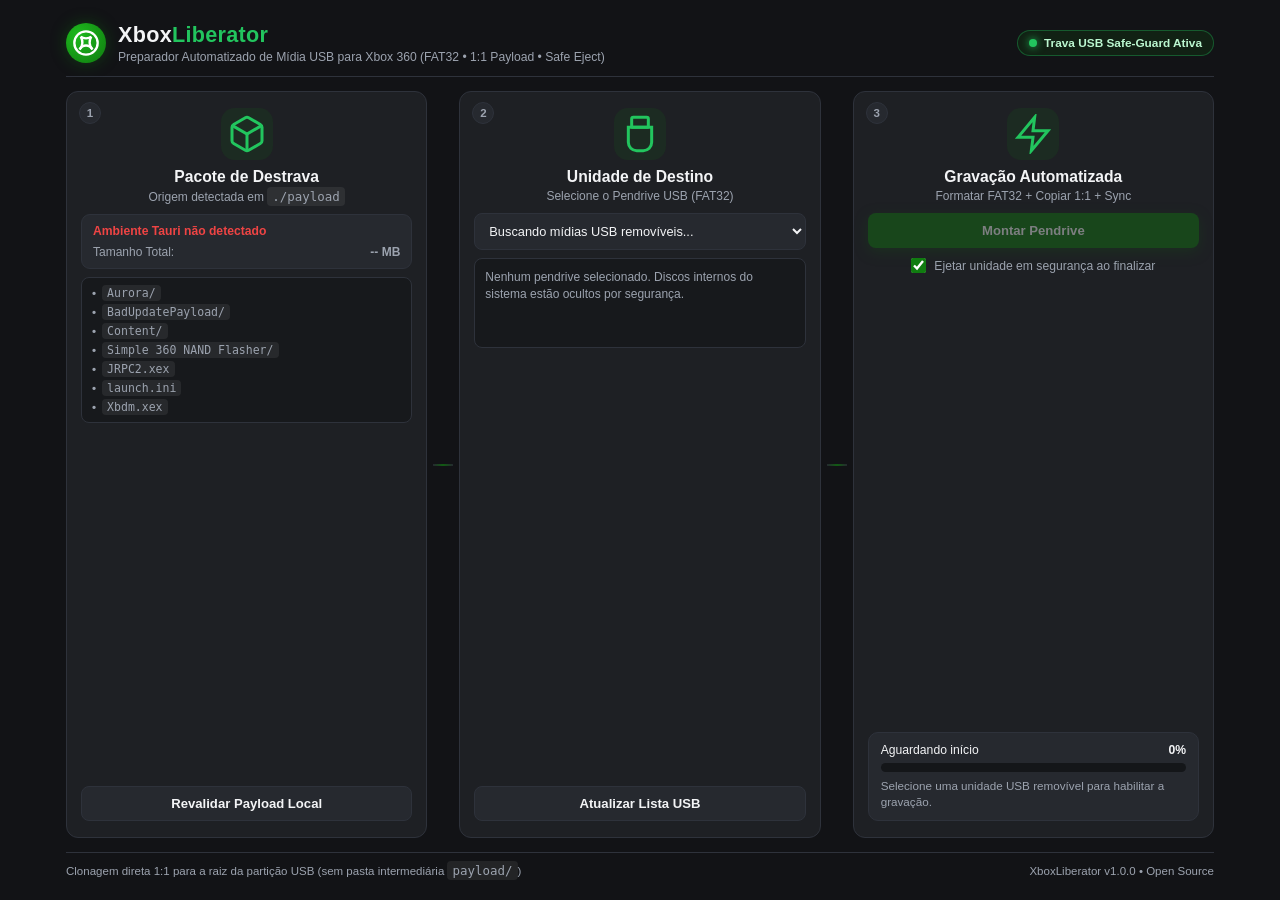
<file: src/index.html>
<!DOCTYPE html>
<html lang="pt-BR">
<head>
  <meta charset="UTF-8" />
  <meta name="viewport" content="width=device-width, initial-scale=1.0" />
  <title>XboxLiberator — Xbox 360 USB Flasher</title>
  <link rel="stylesheet" href="style.css" />
</head>
<body>
  <div class="app-container">
    <!-- Cabeçalho superior estilo BalenaEtcher com identidade visual Xbox -->
    <header class="app-header">
      <div class="brand">
        <div class="xbox-sphere" aria-hidden="true">
          <svg viewBox="0 0 24 24" width="28" height="28" fill="none" stroke="currentColor" stroke-width="2">
            <circle cx="12" cy="12" r="10" />
            <path d="M7.5 6.5C9.5 8.5 14.5 8.5 16.5 6.5" />
            <path d="M6.5 17.5C9 13 15 13 17.5 17.5" />
            <path d="M7.5 6.5C10 11 9.5 14 6.5 17.5" />
            <path d="M16.5 6.5C14 11 14.5 14 17.5 17.5" />
          </svg>
        </div>
        <div>
          <h1 class="brand-title">Xbox<span class="accent">Liberator</span></h1>
          <p class="brand-subtitle">Preparador Automatizado de Mídia USB para Xbox 360 (FAT32 • 1:1 Payload • Safe Eject)</p>
        </div>
      </div>
      <div class="security-pill" title="Apenas dispositivos USB removíveis são permitidos. Discos internos e partições do sistema estão ocultos e bloqueados.">
        <span class="dot"></span>
        <span>Trava USB Safe-Guard Ativa</span>
      </div>
    </header>

    <!-- Layout principal em 3 colunas (Estilo BalenaEtcher) -->
    <main class="steps-grid">
      <!-- CARD 1: ORIGEM (SOURCE) -->
      <section class="step-card" id="card-source">
        <div class="step-badge">1</div>
        <div class="card-icon">
          <svg viewBox="0 0 24 24" width="40" height="40" fill="none" stroke="currentColor" stroke-width="1.8">
            <path d="M21 16V8a2 2 0 0 0-1-1.73l-7-4a2 2 0 0 0-2 0l-7 4A2 2 0 0 0 3 8v8a2 2 0 0 0 1 1.73l7 4a2 2 0 0 0 2 0l7-4A2 2 0 0 0 21 16z" />
            <polyline points="3.27 6.96 12 12.01 20.73 6.96" />
            <line x1="12" y1="22.08" x2="12" y2="12" />
          </svg>
        </div>
        <h2 class="card-title">Pacote de Destrava</h2>
        <p class="card-subtitle">Origem detectada em <code>./payload</code></p>

        <div class="payload-status-box" id="payload-status-box">
          <div class="status-indicator" id="payload-indicator">Verificando payload...</div>
          <div class="payload-meta">
            <span>Tamanho Total:</span>
            <strong id="payload-size">-- MB</strong>
          </div>
        </div>

        <ul class="payload-checklist" id="payload-checklist" aria-label="Itens obrigatórios do payload">
          <li data-item="Aurora"><code>Aurora/</code></li>
          <li data-item="BadUpdatePayload"><code>BadUpdatePayload/</code></li>
          <li data-item="Content"><code>Content/</code></li>
          <li data-item="Simple 360 NAND Flasher"><code>Simple 360 NAND Flasher/</code></li>
          <li data-item="JRPC2.xex"><code>JRPC2.xex</code></li>
          <li data-item="launch.ini"><code>launch.ini</code></li>
          <li data-item="Xbdm.xex"><code>Xbdm.xex</code></li>
        </ul>

        <button type="button" class="btn btn-secondary" id="btn-recheck-payload">
          Revalidar Payload Local
        </button>
      </section>

      <!-- CONECTOR VISUAL 1 -> 2 -->
      <div class="step-connector" aria-hidden="true">
        <span class="connector-line"></span>
      </div>

      <!-- CARD 2: DESTINO (TARGET DRIVE) -->
      <section class="step-card" id="card-target">
        <div class="step-badge">2</div>
        <div class="card-icon">
          <svg viewBox="0 0 24 24" width="40" height="40" fill="none" stroke="currentColor" stroke-width="1.8">
            <rect x="7" y="2" width="10" height="6" rx="1" />
            <path d="M5 8h14v9a5 5 0 0 1-5 5h-4a5 5 0 0 1-5-5V8z" />
            <line x1="10" y1="5" x2="10" y2="5.01" />
            <line x1="14" y1="5" x2="14" y2="5.01" />
          </svg>
        </div>
        <h2 class="card-title">Unidade de Destino</h2>
        <p class="card-subtitle">Selecione o Pendrive USB (FAT32)</p>

        <div class="drive-selector-group">
          <label for="drive-select" class="sr-only">Selecionar unidade USB removível</label>
          <select id="drive-select" class="drive-select">
            <option value="">Buscando mídias USB removíveis...</option>
          </select>

          <div class="drive-details" id="drive-details">
            Nenhum pendrive selecionado. Discos internos do sistema estão ocultos por segurança.
          </div>
        </div>

        <button type="button" class="btn btn-secondary" id="btn-refresh-drives">
          Atualizar Lista USB
        </button>
      </section>

      <!-- CONECTOR VISUAL 2 -> 3 -->
      <div class="step-connector" aria-hidden="true">
        <span class="connector-line"></span>
      </div>

      <!-- CARD 3: AÇÃO (MONTAR / FLASH) -->
      <section class="step-card" id="card-action">
        <div class="step-badge">3</div>
        <div class="card-icon">
          <svg viewBox="0 0 24 24" width="40" height="40" fill="none" stroke="currentColor" stroke-width="1.8">
            <polygon points="13 2 3 14 12 14 11 22 21 10 12 10 13 2" />
          </svg>
        </div>
        <h2 class="card-title">Gravação Automatizada</h2>
        <p class="card-subtitle">Formatar FAT32 + Copiar 1:1 + Sync</p>

        <button type="button" class="btn btn-primary" id="btn-flash" disabled>
          Montar Pendrive
        </button>

        <label class="eject-checkbox-label" for="chk-auto-eject">
          <input type="checkbox" id="chk-auto-eject" checked />
          <span>Ejetar unidade em segurança ao finalizar</span>
        </label>

        <!-- Painel de progresso em tempo real (0% a 100%) -->
        <div class="progress-panel" id="progress-panel">
          <div class="progress-header">
            <span id="progress-stage-label">Aguardando início</span>
            <strong id="progress-percentage">0%</strong>
          </div>
          <div class="progress-bar-track" role="progressbar" aria-valuemin="0" aria-valuemax="100" aria-valuenow="0" id="progress-track">
            <div class="progress-bar-fill" id="progress-bar-fill"></div>
          </div>
          <p class="progress-status-text" id="progress-status-text">
            Selecione uma unidade USB removível para habilitar a gravação.
          </p>
        </div>
      </section>
    </main>

    <!-- Rodapé informativo -->
    <footer class="app-footer">
      <span>Clonagem direta 1:1 para a raiz da partição USB (sem pasta intermediária <code>payload/</code>)</span>
      <span>XboxLiberator v1.0.0 • Open Source</span>
    </footer>
  </div>

  <!-- MODAL DE CONFIRMAÇÃO ANTES DE GRAVAR -->
  <div class="modal-backdrop hidden" id="confirm-modal" role="dialog" aria-modal="true" aria-labelledby="modal-title">
    <div class="modal-card">
      <div class="modal-warning-header">
        <svg viewBox="0 0 24 24" width="28" height="28" fill="none" stroke="#f59e0b" stroke-width="2">
          <path d="M10.29 3.86L1.82 18a2 2 0 0 0 1.71 3h16.94a2 2 0 0 0 1.71-3L13.71 3.86a2 2 0 0 0-3.42 0z" />
          <line x1="12" y1="9" x2="12" y2="13" />
          <line x1="12" y1="17" x2="12.01" y2="17" />
        </svg>
        <h3 id="modal-title">Confirmação de Formatação</h3>
      </div>
      <p class="modal-message">
        ATENÇÃO: Todos os dados da unidade selecionada serão apagados permanentemente durante a formatação em FAT32. Deseja prosseguir?
      </p>
      <div class="modal-target-summary" id="modal-target-summary"></div>
      <div class="modal-actions">
        <button type="button" class="btn btn-secondary" id="btn-modal-cancel">Cancelar</button>
        <button type="button" class="btn btn-danger-confirm" id="btn-modal-confirm">Sim, Formatar e Montar</button>
      </div>
    </div>
  </div>

  <script src="main.js"></script>
</body>
</html>
</file>
<file: src/style.css>
/* ==========================================================================
   XboxLiberator — Dark Mode Minimalista & Responsivo (BalenaEtcher + Xbox)
   Paleta oficial especificada:
   - Fundo principal: #121316
   - Cards: #1e2024
   - Destaques Xbox Green: #107c10 / #16a316
   ========================================================================== */

:root {
  --bg-main: #121316;
  --bg-card: #1e2024;
  --bg-elevated: #26292f;
  --xbox-green: #107c10;
  --xbox-green-hover: #149614;
  --xbox-green-glow: rgba(16, 124, 16, 0.38);
  --text-primary: #f3f4f6;
  --text-secondary: #9ca3af;
  --border-subtle: #2e323b;
  --status-ok: #22c55e;
  --status-err: #ef4444;
  --status-warn: #f59e0b;
  color-scheme: dark;
}

* {
  box-sizing: border-box;
  margin: 0;
  padding: 0;
  user-select: none;
}

html,
body {
  background-color: var(--bg-main);
  color: var(--text-primary);
  font-family: -apple-system, BlinkMacSystemFont, "Segoe UI", Roboto, Oxygen, Ubuntu, Cantarell, sans-serif;
  min-height: 100vh;
  width: 100%;
  overflow-x: hidden;
  overflow-y: auto;
}

code {
  font-family: "JetBrains Mono", "Fira Code", monospace;
  font-size: 0.78rem;
  background: rgba(255, 255, 255, 0.07);
  padding: 2px 5px;
  border-radius: 4px;
  word-break: break-all;
}

.sr-only {
  position: absolute;
  width: 1px;
  height: 1px;
  overflow: hidden;
  clip: rect(0, 0, 0, 0);
}

.app-container {
  display: flex;
  flex-direction: column;
  justify-content: space-between;
  min-height: 100vh;
  width: 100%;
  max-width: 1200px;
  margin: 0 auto;
  padding: clamp(14px, 2vw, 22px) clamp(16px, 2.5vw, 26px);
  gap: 14px;
}

/* Cabeçalho */
.app-header {
  display: flex;
  align-items: center;
  justify-content: space-between;
  flex-wrap: wrap;
  gap: 12px;
  padding-bottom: 12px;
  border-bottom: 1px solid var(--border-subtle);
}

.brand {
  display: flex;
  align-items: center;
  gap: 12px;
  min-width: 0;
}

.xbox-sphere {
  width: 40px;
  height: 40px;
  flex-shrink: 0;
  border-radius: 50%;
  background: radial-gradient(circle at 30% 30%, #1db91d, var(--xbox-green));
  color: #ffffff;
  display: flex;
  align-items: center;
  justify-content: center;
  box-shadow: 0 0 16px var(--xbox-green-glow);
}

.brand-title {
  font-size: clamp(1.15rem, 1.8vw, 1.35rem);
  font-weight: 700;
  letter-spacing: 0.3px;
}

.brand-title .accent {
  color: #22c55e;
}

.brand-subtitle {
  font-size: 0.76rem;
  color: var(--text-secondary);
  margin-top: 2px;
}

.security-pill {
  display: inline-flex;
  align-items: center;
  gap: 7px;
  background: rgba(16, 124, 16, 0.14);
  border: 1px solid rgba(34, 197, 94, 0.35);
  color: #bbf7d0;
  font-size: 0.74rem;
  font-weight: 600;
  padding: 5px 11px;
  border-radius: 999px;
  white-space: nowrap;
}

.security-pill .dot {
  width: 8px;
  height: 8px;
  border-radius: 50%;
  background-color: var(--status-ok);
  box-shadow: 0 0 8px var(--status-ok);
}

/* Grid de 3 colunas estilo BalenaEtcher — 100% responsivo com minmax(0, 1fr) */
.steps-grid {
  display: grid;
  grid-template-columns: minmax(0, 1fr) 20px minmax(0, 1fr) 20px minmax(0, 1fr);
  align-items: stretch;
  gap: 6px;
  flex: 1;
  width: 100%;
}

.step-connector {
  display: flex;
  align-items: center;
  justify-content: center;
}

.connector-line {
  width: 100%;
  height: 2px;
  background: linear-gradient(90deg, var(--border-subtle), var(--xbox-green), var(--border-subtle));
  opacity: 0.7;
}

.step-card {
  background-color: var(--bg-card);
  border: 1px solid var(--border-subtle);
  border-radius: 12px;
  padding: 16px 14px;
  display: flex;
  flex-direction: column;
  align-items: center;
  text-align: center;
  position: relative;
  min-width: 0; /* Impede que o card estoure a largura da coluna do grid */
  transition: border-color 0.2s ease, box-shadow 0.2s ease;
}

.step-card:hover {
  border-color: rgba(16, 124, 16, 0.65);
}

.step-badge {
  position: absolute;
  top: 10px;
  left: 12px;
  width: 22px;
  height: 22px;
  border-radius: 50%;
  background-color: var(--bg-elevated);
  border: 1px solid var(--border-subtle);
  color: var(--text-secondary);
  font-size: 0.72rem;
  font-weight: 700;
  display: flex;
  align-items: center;
  justify-content: center;
}

.card-icon {
  width: 52px;
  height: 52px;
  border-radius: 14px;
  background: rgba(16, 124, 16, 0.12);
  color: #22c55e;
  display: flex;
  align-items: center;
  justify-content: center;
  margin-bottom: 8px;
  flex-shrink: 0;
}

.card-title {
  font-size: 0.98rem;
  font-weight: 700;
  margin-bottom: 3px;
}

.card-subtitle {
  font-size: 0.75rem;
  color: var(--text-secondary);
  margin-bottom: 10px;
}

/* Card 1: Payload Status & Checklist */
.payload-status-box {
  width: 100%;
  background-color: var(--bg-elevated);
  border: 1px solid var(--border-subtle);
  border-radius: 9px;
  padding: 9px 11px;
  margin-bottom: 8px;
  text-align: left;
}

.status-indicator {
  font-size: 0.76rem;
  font-weight: 600;
  margin-bottom: 5px;
  line-height: 1.3;
}

.status-indicator.valid {
  color: var(--status-ok);
}

.status-indicator.invalid {
  color: var(--status-err);
}

.payload-meta {
  display: flex;
  justify-content: space-between;
  align-items: center;
  gap: 6px;
  font-size: 0.75rem;
  color: var(--text-secondary);
}

.payload-checklist {
  list-style: none;
  width: 100%;
  background: rgba(0, 0, 0, 0.22);
  border: 1px solid var(--border-subtle);
  border-radius: 8px;
  padding: 7px 10px;
  margin-bottom: auto;
  text-align: left;
  display: grid;
  grid-template-columns: 1fr;
  gap: 3px;
}

.payload-checklist li {
  font-size: 0.73rem;
  color: var(--text-secondary);
  display: flex;
  align-items: center;
  gap: 6px;
  white-space: nowrap;
  overflow: hidden;
  text-overflow: ellipsis;
}

.payload-checklist li code {
  font-size: 0.72rem;
  padding: 1px 5px;
  white-space: nowrap;
  overflow: hidden;
  text-overflow: ellipsis;
}

.payload-checklist li::before {
  content: "•";
  font-weight: bold;
  flex-shrink: 0;
}

.payload-checklist li.ok {
  color: #d1fae5;
}

.payload-checklist li.ok::before {
  content: "✓";
  color: var(--status-ok);
}

.payload-checklist li.missing {
  color: #fecaca;
}

.payload-checklist li.missing::before {
  content: "✕";
  color: var(--status-err);
}

/* Card 2: Seleção de Pendrive (Estilo escuro explícito para WebKitGTK no Linux) */
.drive-selector-group {
  width: 100%;
  margin-bottom: auto;
  display: flex;
  flex-direction: column;
  gap: 8px;
  min-width: 0;
}

.drive-select {
  width: 100%;
  max-width: 100%;
  background-color: #26292f;
  color: #f3f4f6;
  border: 1px solid var(--border-subtle);
  border-radius: 8px;
  padding: 9px 10px;
  font-size: 0.8rem;
  outline: none;
  cursor: pointer;
  color-scheme: dark;
  text-overflow: ellipsis;
}

.drive-select option {
  background-color: #1e2024;
  color: #f3f4f6;
}

.drive-select:focus {
  border-color: var(--xbox-green);
  box-shadow: 0 0 0 2px var(--xbox-green-glow);
}

.drive-details {
  background: rgba(0, 0, 0, 0.22);
  border: 1px solid var(--border-subtle);
  border-radius: 8px;
  padding: 10px;
  font-size: 0.75rem;
  color: var(--text-secondary);
  text-align: left;
  line-height: 1.45;
  min-height: 90px;
  word-break: break-word;
}

/* Card 3: Botão Montar, Checkbox Ejetar e Barra de Progresso */
.eject-checkbox-label {
  display: flex;
  align-items: center;
  justify-content: center;
  gap: 8px;
  font-size: 0.76rem;
  color: var(--text-secondary);
  margin-top: 10px;
  margin-bottom: 10px;
  cursor: pointer;
  text-align: left;
}

.eject-checkbox-label input[type="checkbox"] {
  accent-color: var(--xbox-green);
  width: 15px;
  height: 15px;
  flex-shrink: 0;
  cursor: pointer;
}

.progress-panel {
  width: 100%;
  background-color: var(--bg-elevated);
  border: 1px solid var(--border-subtle);
  border-radius: 10px;
  padding: 10px 12px;
  margin-top: auto;
  text-align: left;
  min-width: 0;
}

.progress-header {
  display: flex;
  justify-content: space-between;
  align-items: center;
  gap: 8px;
  font-size: 0.76rem;
  margin-bottom: 6px;
}

.progress-bar-track {
  width: 100%;
  height: 9px;
  background-color: #141619;
  border-radius: 999px;
  overflow: hidden;
  margin-bottom: 6px;
}

.progress-bar-fill {
  width: 0%;
  height: 100%;
  background: linear-gradient(90deg, var(--xbox-green), #22c55e);
  transition: width 0.2s ease;
}

.progress-bar-fill.error {
  background: var(--status-err);
}

.progress-status-text {
  font-size: 0.73rem;
  color: var(--text-secondary);
  line-height: 1.35;
  word-break: break-word;
  display: -webkit-box;
  -webkit-line-clamp: 3;
  -webkit-box-orient: vertical;
  overflow: hidden;
}

/* Botões */
.btn {
  width: 100%;
  padding: 9px 12px;
  border-radius: 8px;
  font-size: 0.82rem;
  font-weight: 600;
  cursor: pointer;
  border: 1px solid transparent;
  transition: background-color 0.18s ease, transform 0.1s ease, opacity 0.18s ease;
}

.btn:active:not(:disabled) {
  transform: scale(0.99);
}

.btn:disabled {
  opacity: 0.42;
  cursor: not-allowed;
}

.btn-primary {
  background-color: var(--xbox-green);
  color: #ffffff;
  box-shadow: 0 4px 14px var(--xbox-green-glow);
}

.btn-primary:hover:not(:disabled) {
  background-color: var(--xbox-green-hover);
}

.btn-secondary {
  background-color: var(--bg-elevated);
  color: var(--text-primary);
  border-color: var(--border-subtle);
  margin-top: 8px;
}

.btn-secondary:hover:not(:disabled) {
  border-color: var(--xbox-green);
}

.btn-danger-confirm {
  background-color: var(--xbox-green);
  color: #ffffff;
}

.btn-danger-confirm:hover {
  background-color: var(--xbox-green-hover);
}

/* Rodapé */
.app-footer {
  display: flex;
  justify-content: space-between;
  align-items: center;
  flex-wrap: wrap;
  gap: 8px;
  padding-top: 10px;
  border-top: 1px solid var(--border-subtle);
  font-size: 0.72rem;
  color: var(--text-secondary);
}

/* Modal de Confirmação */
.modal-backdrop {
  position: fixed;
  inset: 0;
  background: rgba(0, 0, 0, 0.76);
  display: flex;
  align-items: center;
  justify-content: center;
  z-index: 100;
  padding: 16px;
}

.modal-backdrop.hidden {
  display: none;
}

.modal-card {
  background-color: var(--bg-card);
  border: 1px solid var(--border-subtle);
  border-radius: 14px;
  width: 460px;
  max-width: 100%;
  padding: 22px;
  box-shadow: 0 20px 50px rgba(0, 0, 0, 0.6);
}

.modal-warning-header {
  display: flex;
  align-items: center;
  gap: 12px;
  margin-bottom: 12px;
}

.modal-warning-header h3 {
  font-size: 1.05rem;
}

.modal-message {
  font-size: 0.88rem;
  line-height: 1.5;
  color: var(--text-primary);
  margin-bottom: 14px;
}

.modal-target-summary {
  background-color: var(--bg-elevated);
  border-left: 3px solid var(--xbox-green);
  padding: 10px 12px;
  border-radius: 6px;
  font-size: 0.8rem;
  color: var(--text-secondary);
  margin-bottom: 18px;
  word-break: break-word;
}

.modal-actions {
  display: flex;
  gap: 10px;
}

.modal-actions .btn {
  margin-top: 0;
}

/* ==========================================================================
   Media Queries para Resoluções Menores ou Janelas Redimensionadas
   ========================================================================== */
@media (max-width: 840px) {
  .steps-grid {
    grid-template-columns: 1fr;
    gap: 12px;
  }

  .step-connector {
    display: none;
  }
}
</file>
